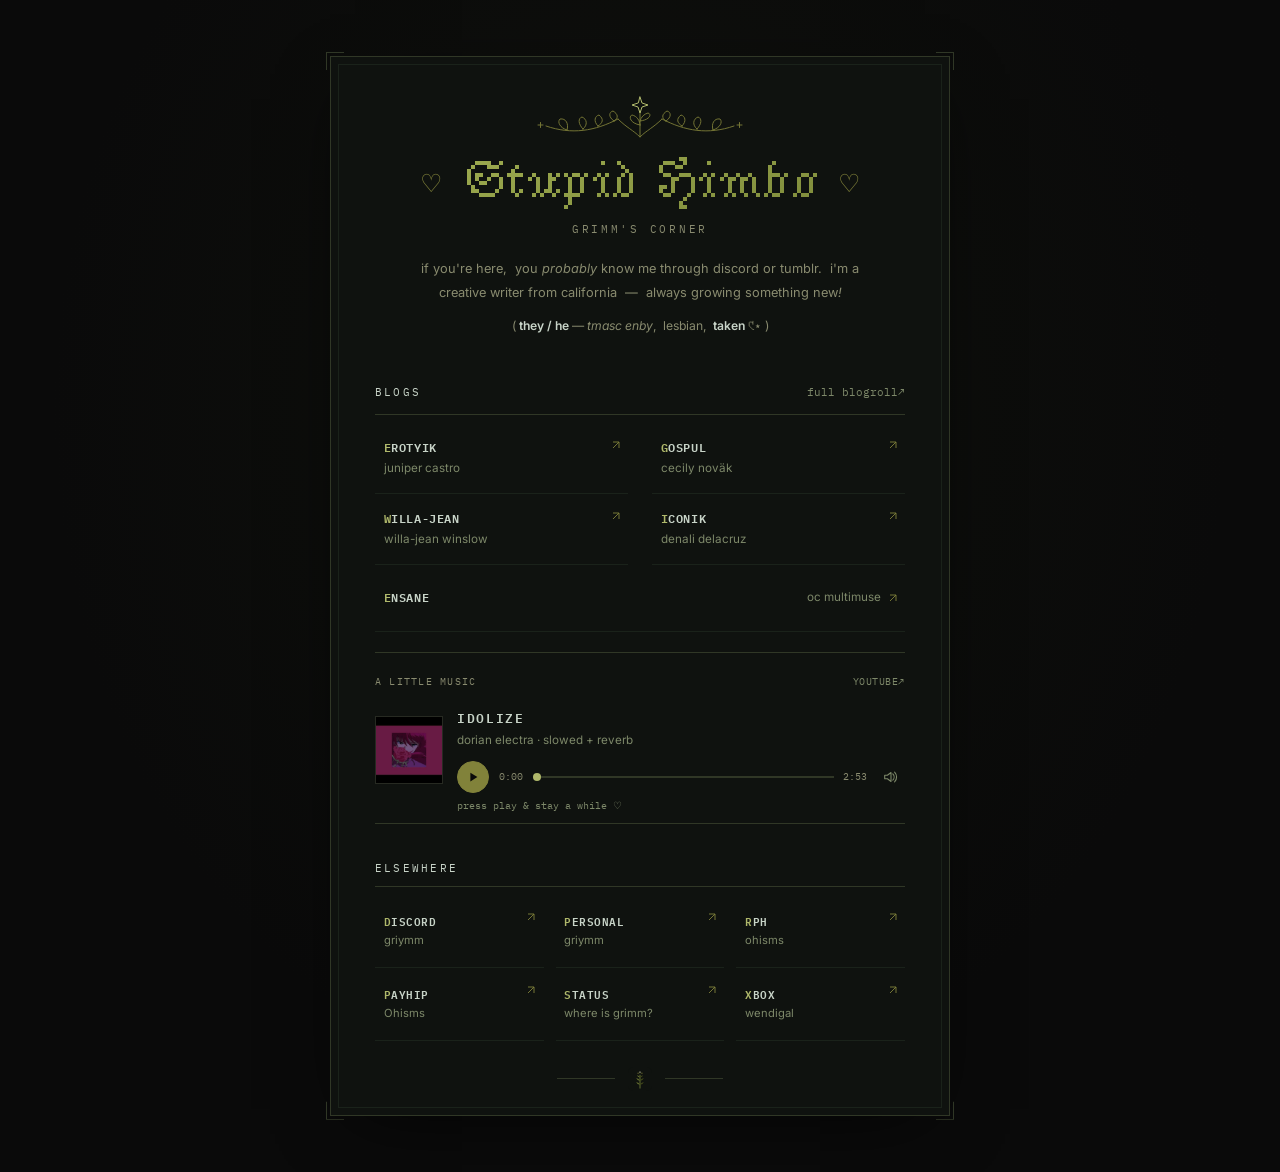
<file: index.html>
<!DOCTYPE html>
<html lang="en">
<head>
  <meta charset="UTF-8">
  <meta name="viewport" content="width=device-width, initial-scale=1.0">
  <meta name="description" content="Grimm's corner. Original characters, writing, and elsewhere on the internet.">
  <meta name="theme-color" content="#0a0a0a">
  <title>stupid himbo — grimm's corner ♡</title>
  <link rel="icon" href="favicon.svg" type="image/svg+xml">
  <link rel="stylesheet" href="style.css?v=20261106-audio">
  <script src="player.js" defer></script>
</head>
<body>
  <main class="card">
    <header class="header">
      <img class="sprig" src="ornament.svg" alt="" width="210" height="48">
      <h1 class="title"><span class="heart" aria-hidden="true">♡</span> <span class="rest">Stupid Himbo</span> <span class="heart" aria-hidden="true">♡</span></h1>
      <p class="corner-label">grimm's corner</p>
      <p class="blurb">if you're here,&nbsp;&nbsp;you <em>probably</em> know me through discord or tumblr.&nbsp;&nbsp;i'm a creative writer from california&nbsp;&nbsp;—&nbsp;&nbsp;always growing something new<em>!</em><br><span class="blurb-meta">( <strong>they / he</strong> — <em>tmasc enby</em>,&nbsp;&nbsp;lesbian,&nbsp;&nbsp;<strong>taken</strong> 𑣲⋆ )</span></p>
    </header>

    <section class="blogs" aria-labelledby="blogs-heading">
      <div class="section-heading"><h2 id="blogs-heading">blogs</h2><a class="status-link" href="https://status.stupidhimbo.com/">full blogroll <span aria-hidden="true">↗</span></a></div>
      <ul class="directory blog-grid">
      <li class="directory-item "><a href="https://www.tumblr.com/erotyik" target="_blank" rel="noopener noreferrer"><span class="url-text"><span class="initial">E</span>ROTYIK</span><span class="muse-text">juniper castro</span><svg class="link-arrow" viewBox="0 0 16 16" aria-hidden="true"><path d="M4 12 12 4M4 4h8v8"/></svg></a></li>
      <li class="directory-item "><a href="https://gospul.tumblr.com" target="_blank" rel="noopener noreferrer"><span class="url-text"><span class="initial">G</span>OSPUL</span><span class="muse-text">cecily noväk</span><svg class="link-arrow" viewBox="0 0 16 16" aria-hidden="true"><path d="M4 12 12 4M4 4h8v8"/></svg></a></li>
      <li class="directory-item "><a href="https://willa-jean.tumblr.com" target="_blank" rel="noopener noreferrer"><span class="url-text"><span class="initial">W</span>ILLA-JEAN</span><span class="muse-text">willa-jean winslow</span><svg class="link-arrow" viewBox="0 0 16 16" aria-hidden="true"><path d="M4 12 12 4M4 4h8v8"/></svg></a></li>
      <li class="directory-item "><a href="https://iconik.tumblr.com" target="_blank" rel="noopener noreferrer"><span class="url-text"><span class="initial">I</span>CONIK</span><span class="muse-text">denali delacruz</span><svg class="link-arrow" viewBox="0 0 16 16" aria-hidden="true"><path d="M4 12 12 4M4 4h8v8"/></svg></a></li>
      <li class="directory-item multimuse"><a href="https://ensane.tumblr.com" target="_blank" rel="noopener noreferrer"><span class="url-text"><span class="initial">E</span>NSANE</span><span class="muse-text">oc multimuse</span><svg class="link-arrow" viewBox="0 0 16 16" aria-hidden="true"><path d="M4 12 12 4M4 4h8v8"/></svg></a></li>
      </ul>
    </section>

    <section class="music" aria-labelledby="song-title">
      <div class="song-heading"><span id="song-title">a little music</span><a href="https://www.youtube.com/watch?v=utBP093oWdk" target="_blank" rel="noopener noreferrer">youtube <span aria-hidden="true">↗</span></a></div>
      <div class="song">
        <img class="cover" src="images/idolize.jpg" alt="" width="480" height="360">
        <div class="song-main">
          <div class="song-name">IDOLIZE</div>
          <div class="song-artist">dorian electra <span aria-hidden="true">·</span> slowed + reverb</div>
          <div class="song-controls">
            <button class="play-toggle" type="button" aria-label="Play Idolize" disabled>
              <svg class="play-icon" viewBox="0 0 16 16" aria-hidden="true"><path d="m5 3 8 5-8 5Z"/></svg>
              <svg class="pause-icon" viewBox="0 0 16 16" aria-hidden="true"><path d="M4 3h3v10H4zM9 3h3v10H9z"/></svg>
            </button>
            <span class="time elapsed">0:00</span>
            <input class="seek" type="range" min="0" max="100" value="0" step="0.1" aria-label="Song position" disabled>
            <span class="time duration">–:––</span>
            <button class="mute-toggle" type="button" aria-label="Mute" disabled>
              <svg class="volume-icon" viewBox="0 0 20 20" aria-hidden="true"><path d="M3 8v4h3l4 3V5L6 8H3Zm9-1.5a5 5 0 0 1 0 7m2-9a8 8 0 0 1 0 11"/></svg>
              <svg class="muted-icon" viewBox="0 0 20 20" aria-hidden="true"><path d="M3 8v4h3l4 3V5L6 8H3Zm9 0 5 5m0-5-5 5"/></svg>
            </button>
          </div>
        </div>
      </div>
      <p class="player-status" role="status">press play &amp; stay a while ♡</p>
      <audio id="song-audio" src="audio/idolize-dorian-electra-slowed-reverb.mp3" preload="metadata"></audio>
      <noscript><p class="player-status">enable javascript to play here, or listen on youtube above.</p></noscript>
    </section>

    <nav class="elsewhere" aria-labelledby="elsewhere-heading">
      <div class="section-heading"><h2 id="elsewhere-heading">elsewhere</h2></div>
      <ul class="directory elsewhere-grid">
      <li class="directory-item "><a href="https://discord.com/users/1064696730060337252" target="_blank" rel="noopener noreferrer"><span class="url-text"><span class="initial">D</span>ISCORD</span><span class="muse-text">griymm</span><svg class="link-arrow" viewBox="0 0 16 16" aria-hidden="true"><path d="M4 12 12 4M4 4h8v8"/></svg></a></li>
      <li class="directory-item "><a href="https://www.tumblr.com/griymm" target="_blank" rel="noopener noreferrer"><span class="url-text"><span class="initial">P</span>ERSONAL</span><span class="muse-text">griymm</span><svg class="link-arrow" viewBox="0 0 16 16" aria-hidden="true"><path d="M4 12 12 4M4 4h8v8"/></svg></a></li>
      <li class="directory-item "><a href="https://www.tumblr.com/ohisms" target="_blank" rel="noopener noreferrer"><span class="url-text"><span class="initial">R</span>PH</span><span class="muse-text">ohisms</span><svg class="link-arrow" viewBox="0 0 16 16" aria-hidden="true"><path d="M4 12 12 4M4 4h8v8"/></svg></a></li>
      <li class="directory-item "><a href="https://payhip.com/Ohisms" target="_blank" rel="noopener noreferrer"><span class="url-text"><span class="initial">P</span>AYHIP</span><span class="muse-text">Ohisms</span><svg class="link-arrow" viewBox="0 0 16 16" aria-hidden="true"><path d="M4 12 12 4M4 4h8v8"/></svg></a></li>
      <li class="directory-item "><a href="https://status.stupidhimbo.com/" target="_blank" rel="noopener noreferrer"><span class="url-text"><span class="initial">S</span>TATUS</span><span class="muse-text">where is grimm?</span><svg class="link-arrow" viewBox="0 0 16 16" aria-hidden="true"><path d="M4 12 12 4M4 4h8v8"/></svg></a></li>
      <li class="directory-item "><a href="https://account.xbox.com/profile?gamertag=wendigal" target="_blank" rel="noopener noreferrer"><span class="url-text"><span class="initial">X</span>BOX</span><span class="muse-text">wendigal</span><svg class="link-arrow" viewBox="0 0 16 16" aria-hidden="true"><path d="M4 12 12 4M4 4h8v8"/></svg></a></li>
      </ul>
    </nav>
    <div class="endmark" aria-hidden="true"><span></span><img src="favicon.svg" alt="" width="24" height="24"><span></span></div>
  </main>
</body>
</html>
</file>
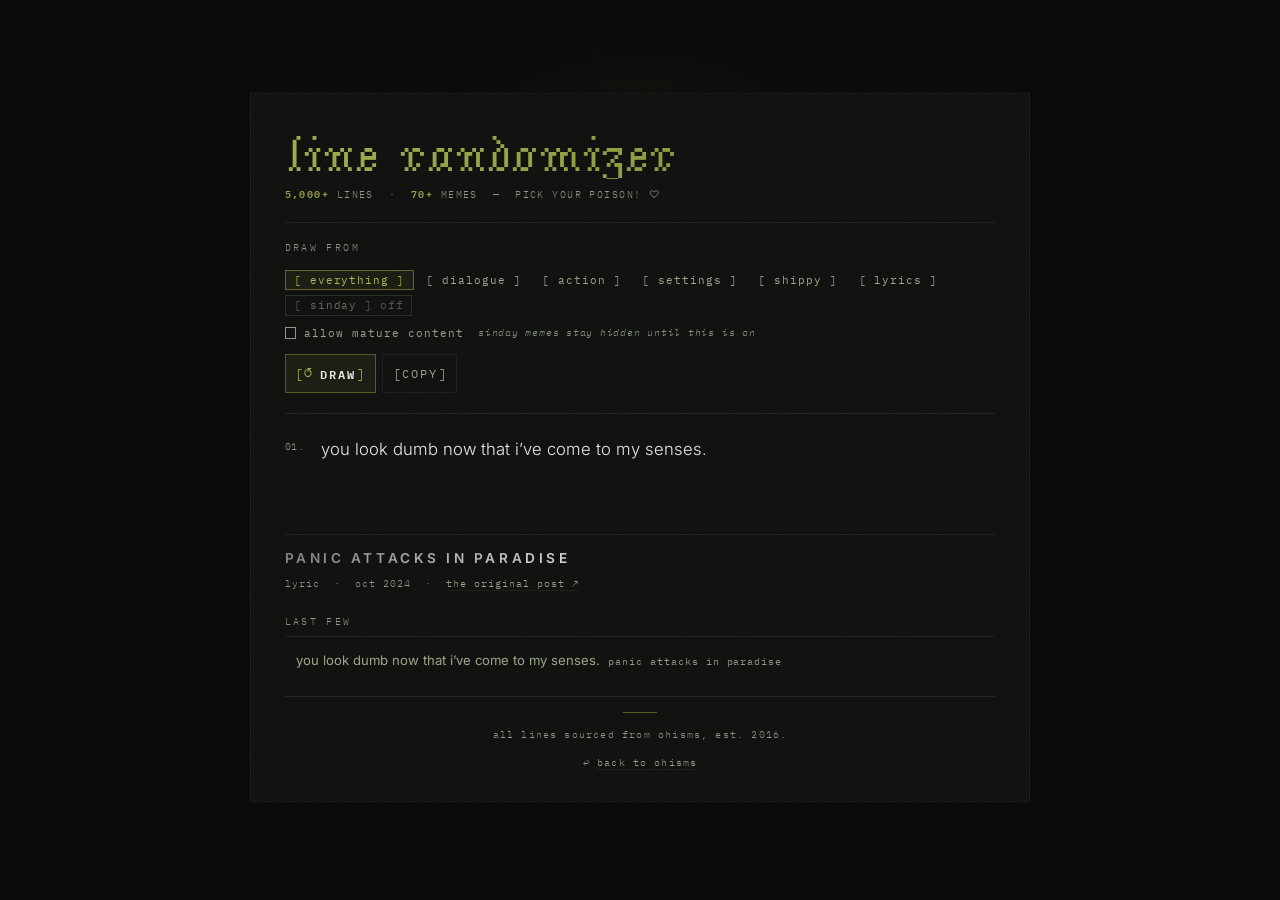
<file: lines/index.html>
<!DOCTYPE html>
<html lang="en">
<head>
<meta charset="UTF-8">
<title>moved — line randomizer</title>
<meta name="robots" content="noindex">
<link rel="canonical" href="https://stupidhimbo.com/randomizer/">
<style>
  html, body { margin: 0; background: #0a0a0a; color: #8c9583;
    font-family: ui-monospace, SFMono-Regular, Menlo, monospace; font-size: 14px; }
  p { padding: 2rem 1.5rem; }
  a { color: #9c9d46; }
</style>
<script>
  /* the page moved from /lines/ to /randomizer/. carry the filters across so a
     bookmarked ?cat=sinday&mature=1 or a #draw link still lands on the right
     thing rather than the bare page. */
  location.replace('/randomizer/' + location.search + location.hash);
</script>
<meta http-equiv="refresh" content="0; url=/randomizer/">
</head>
<body>
<p>the line randomizer moved to <a href="/randomizer/">stupidhimbo.com/randomizer</a>.</p>
</body>
</html>
</file>
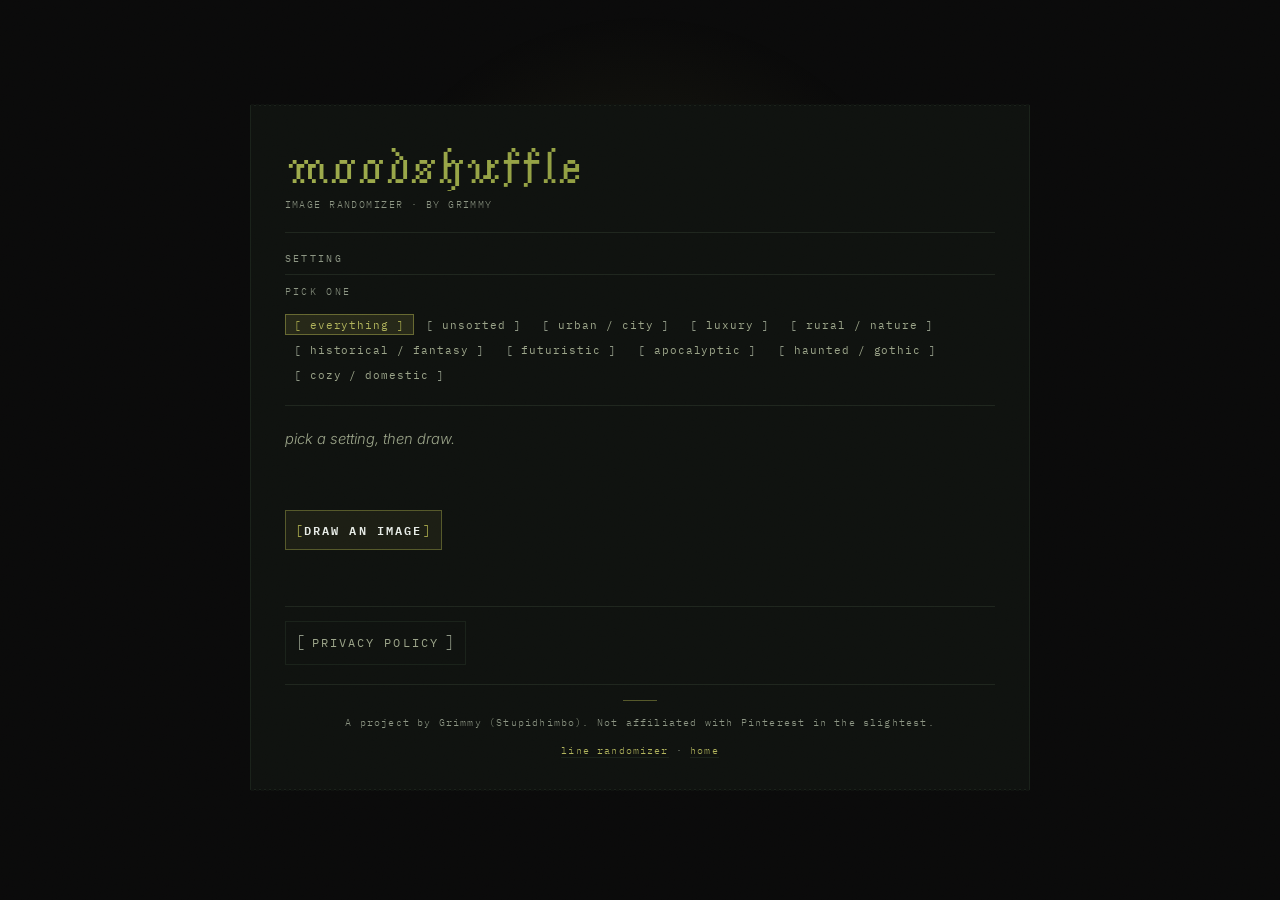
<file: moodshuffle/index.html>
<!doctype html>
<html lang="en"><head><meta charset="utf-8"><meta name="viewport" content="width=device-width, initial-scale=1"><title>Moodshuffle — StupidHimbo</title><meta name="description" content="Draw a random image from Grimmy's curated Pinterest boards with Moodshuffle."><link rel="icon" href="../favicon.svg" type="image/svg+xml"><link rel="stylesheet" href="style.css?v=20261106"><link rel="canonical" href="https://stupidhimbo.com/moodshuffle/"></head><body>
<!-- Same olive palette, blackletter title, mono controls and dashed sheet as the line randomizer. Every draw is a real credited Pin. -->
<div class="grain" aria-hidden="true"></div><main class="sheet"><header class="masthead"><h1 class="title">moodshuffle</h1><p class="ledger">image randomizer · by Grimmy</p></header>
<section class="controls" aria-labelledby="pick-title"><h2 id="pick-title" class="subhead">setting</h2><div class="row"><span class="label" id="setting-label">pick one</span><div class="chips" id="chips" role="group" aria-labelledby="pick-title"></div></div></section>
<section class="stage"><div class="preview" id="preview" aria-live="polite"><p class="idle">pick a setting, then draw.</p></div><div class="deal-row"><button class="cmd draw" id="draw" type="button"><span class="cmd-text">draw an image</span></button></div><p class="status" id="message" role="status"></p></section>
<nav class="actions" aria-label="Project links"><a class="cmd cmd-quiet" href="privacy/"><span class="cmd-text">privacy policy</span></a></nav>
<footer class="foot"><span class="rule" aria-hidden="true"></span><p>A project by Grimmy (Stupidhimbo). Not affiliated with Pinterest in the slightest.</p><p class="fine"><a href="../randomizer/">line randomizer</a> · <a href="/">home</a></p></footer></main><script src="app.js?v=20261106" defer></script></body></html>
</file>
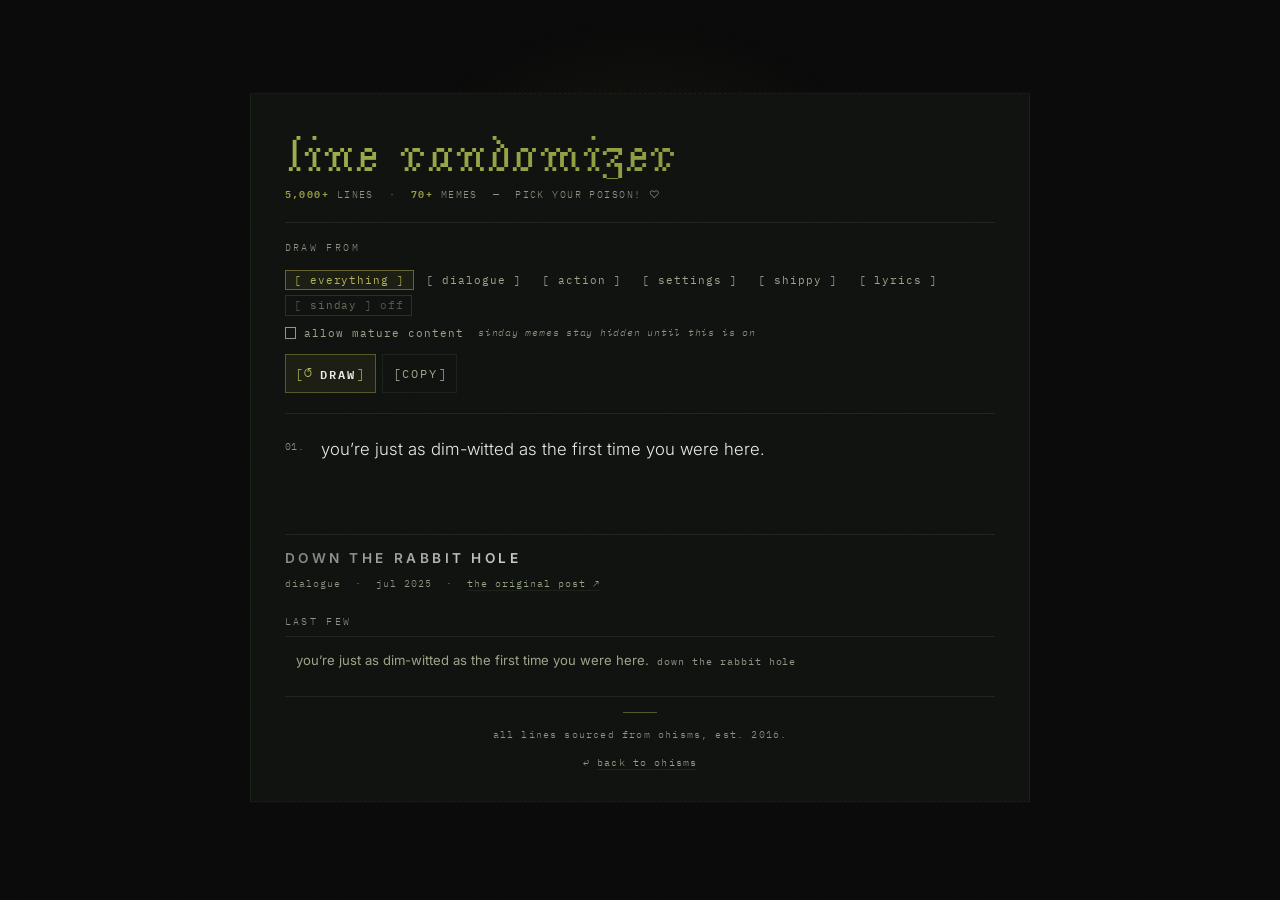
<file: randomizer/index.html>
<!DOCTYPE html>
<html lang="en">
<head>
<meta charset="UTF-8">
<meta name="viewport" content="width=device-width, initial-scale=1.0">
<title>line randomizer — ohisms</title>
<meta name="description" content="every prompt line i've posted on ohisms; dealt one at a time.">
<link rel="icon" href="../favicon.svg" type="image/svg+xml">
<link rel="canonical" href="https://stupidhimbo.com/randomizer/">
<link rel="stylesheet" href="style.css?v=20261003e">

<!-- GoatCounter analytics, same account as the rest of the domain. the path is
     pinned to /randomizer/ on purpose: this page writes its filters into the
     query string (?cat=sinday&mature=1), and the script's default path is
     pathname + search -- so without this every filter combination would show up
     in the stats as its own page and split the count across dozens of rows.
     the canonical link above says the same thing to search engines. -->
<script data-goatcounter="https://stupidhimbo.goatcounter.com/count"
        data-goatcounter-settings='{"path": "/randomizer/"}'
        async src="//gc.zgo.at/count.js"></script>
</head>
<body>
<div class="grain" aria-hidden="true"></div>

<main class="sheet">

  <header class="masthead">
    <h1 class="title">line randomizer</h1>
    <div class="ledger" id="ledger-count">—</div>
  </header>

  <section class="controls" aria-label="draw settings">

    <div class="row">
      <span class="label">draw from</span>
      <div class="chips" id="chips" role="group" aria-label="filter by meme type"></div>
    </div>

    <div class="row row-mature">
      <button class="check" id="mature" role="switch" aria-checked="false">
        <span class="box" aria-hidden="true"></span><span class="check-lbl">allow mature content</span>
      </button>
      <span class="note">sinday memes stay hidden until this is on</span>
    </div>

    <div class="deal-row">
      <button class="cmd" id="deal">
        <span class="cmd-glyph" aria-hidden="true">↺</span><span class="cmd-text">draw</span>
      </button>
      <button class="cmd cmd-quiet" id="copy"><span class="cmd-text">copy</span></button>
    </div>

  </section>

  <section class="stage" aria-label="drawn lines">
    <article class="post" id="post">
      <ol class="lines" id="lines" aria-live="polite">
        <li class="idle">↺&nbsp;&nbsp;hit <em>draw</em> and i'll deal you a line.</li>
      </ol>
      <div class="credit" id="credit" hidden></div>
    </article>
  </section>

  <section class="recent" id="recent-wrap" hidden aria-label="recent draws">
    <div class="subhead">last few</div>
    <ul class="recent-list" id="recent"></ul>
  </section>

  <footer class="foot">
    <span class="rule" aria-hidden="true"></span>
    <p>all lines sourced from ohisms, est. 2016.</p>
    <p class="fine">↩ <a href="https://ohisms.tumblr.com" target="_blank" rel="noopener">back to ohisms</a></p>
  </footer>

</main>

<script src="bank.js?v=20261003e"></script>
<script src="app.js?v=20261003e"></script>
</body>
</html>
</file>
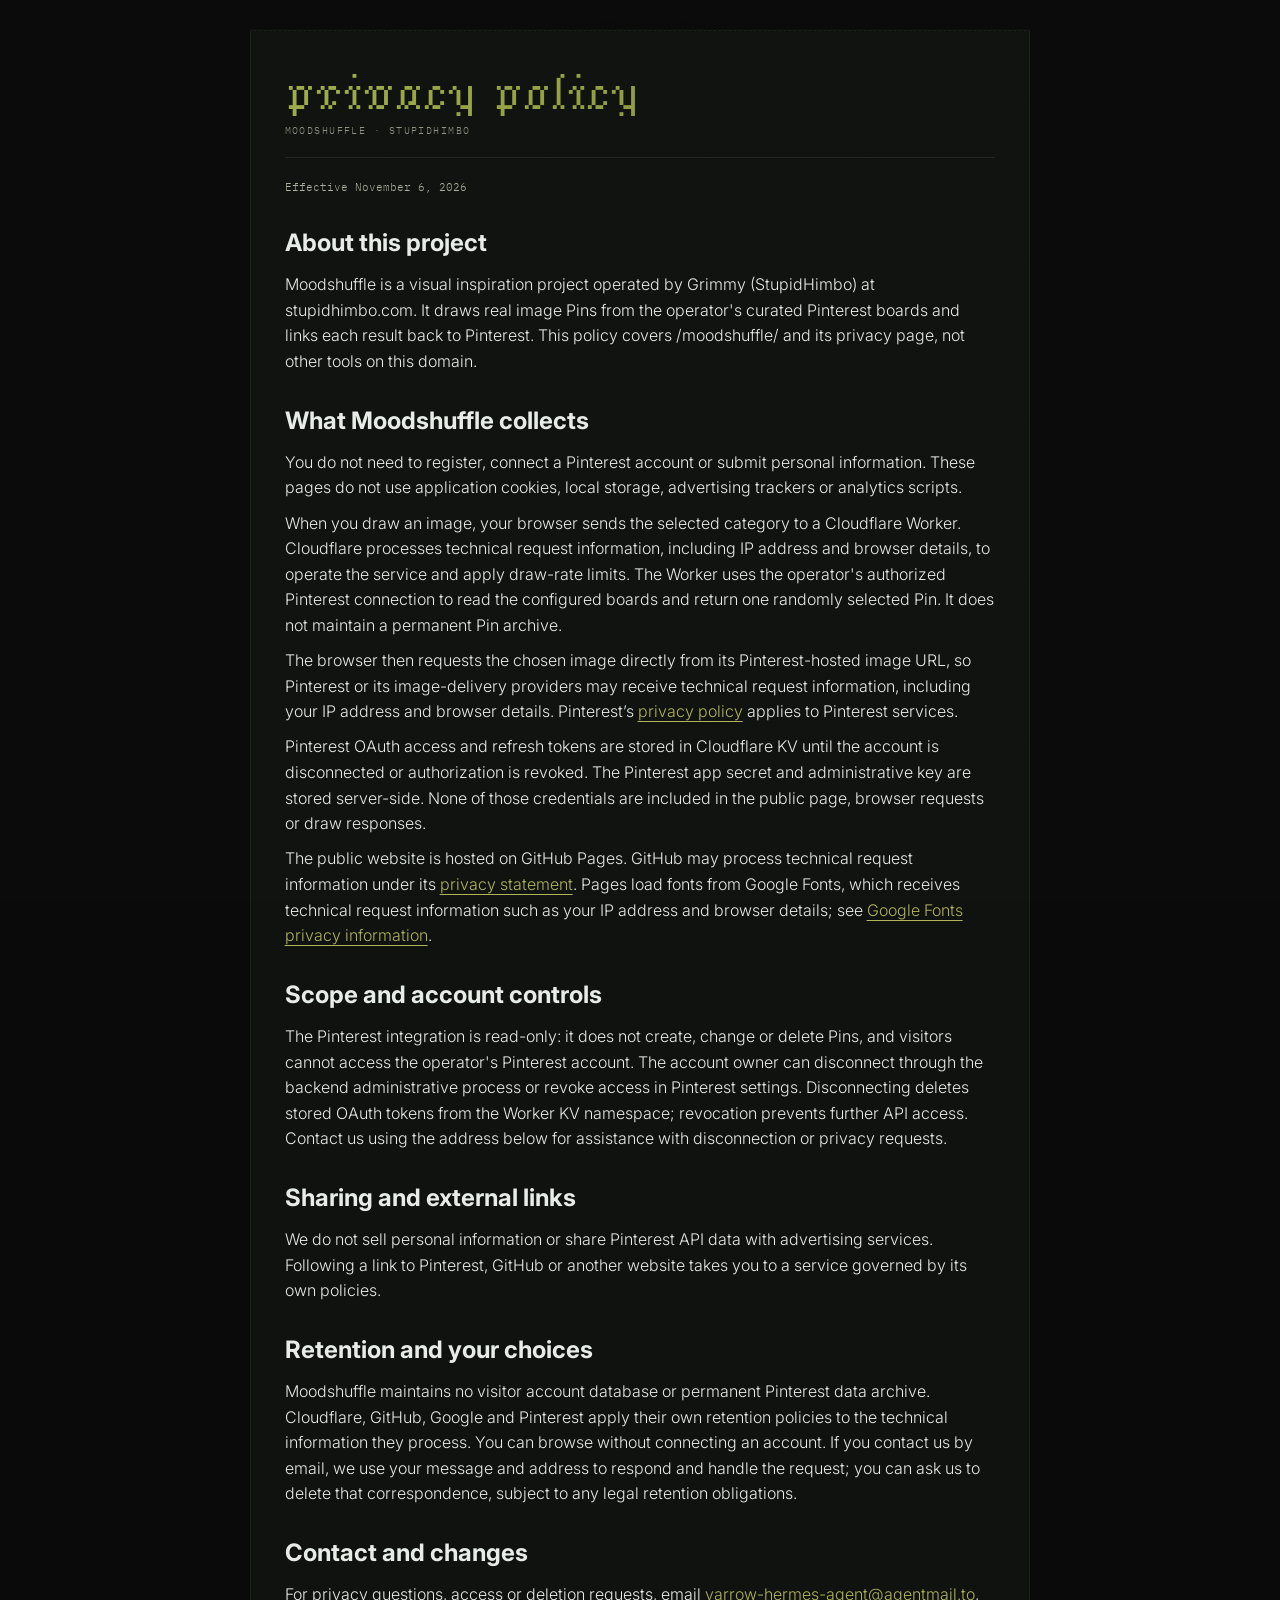
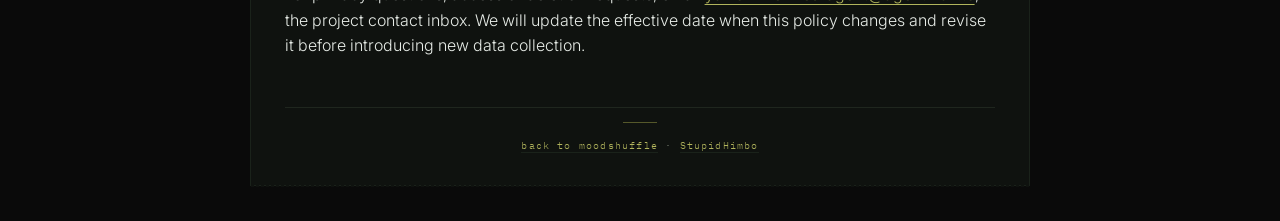
<file: moodshuffle/privacy/index.html>
<!doctype html>
<html lang="en"><head><meta charset="utf-8"><meta name="viewport" content="width=device-width, initial-scale=1"><title>Moodshuffle privacy policy — StupidHimbo</title><meta name="description" content="Privacy policy for Grimmy's Moodshuffle image randomizer."><link rel="icon" href="../../favicon.svg" type="image/svg+xml"><link rel="stylesheet" href="../style.css?v=20261106"><link rel="canonical" href="https://stupidhimbo.com/moodshuffle/privacy/"></head><body>
<div class="grain" aria-hidden="true"></div><main class="sheet"><header class="masthead"><h1 class="title">privacy policy</h1><p class="ledger">moodshuffle · stupidhimbo</p></header>
<article class="policy"><p class="updated">Effective November 6, 2026</p>
<section><h2>About this project</h2><p>Moodshuffle is a visual inspiration project operated by Grimmy (StupidHimbo) at stupidhimbo.com. It draws real image Pins from the operator's curated Pinterest boards and links each result back to Pinterest. This policy covers /moodshuffle/ and its privacy page, not other tools on this domain.</p></section>
<section><h2>What Moodshuffle collects</h2><p>You do not need to register, connect a Pinterest account or submit personal information. These pages do not use application cookies, local storage, advertising trackers or analytics scripts.</p><p>When you draw an image, your browser sends the selected category to a Cloudflare Worker. Cloudflare processes technical request information, including IP address and browser details, to operate the service and apply draw-rate limits. The Worker uses the operator's authorized Pinterest connection to read the configured boards and return one randomly selected Pin. It does not maintain a permanent Pin archive.</p><p>The browser then requests the chosen image directly from its Pinterest-hosted image URL, so Pinterest or its image-delivery providers may receive technical request information, including your IP address and browser details. Pinterest’s <a href="https://policy.pinterest.com/en/privacy-policy">privacy policy</a> applies to Pinterest services.</p><p>Pinterest OAuth access and refresh tokens are stored in Cloudflare KV until the account is disconnected or authorization is revoked. The Pinterest app secret and administrative key are stored server-side. None of those credentials are included in the public page, browser requests or draw responses.</p><p>The public website is hosted on GitHub Pages. GitHub may process technical request information under its <a href="https://docs.github.com/en/site-policy/privacy-policies/github-general-privacy-statement">privacy statement</a>. Pages load fonts from Google Fonts, which receives technical request information such as your IP address and browser details; see <a href="https://developers.google.com/fonts/faq/privacy">Google Fonts privacy information</a>.</p></section>
<section><h2>Scope and account controls</h2><p>The Pinterest integration is read-only: it does not create, change or delete Pins, and visitors cannot access the operator's Pinterest account. The account owner can disconnect through the backend administrative process or revoke access in Pinterest settings. Disconnecting deletes stored OAuth tokens from the Worker KV namespace; revocation prevents further API access. Contact us using the address below for assistance with disconnection or privacy requests.</p></section>
<section><h2>Sharing and external links</h2><p>We do not sell personal information or share Pinterest API data with advertising services. Following a link to Pinterest, GitHub or another website takes you to a service governed by its own policies.</p></section>
<section><h2>Retention and your choices</h2><p>Moodshuffle maintains no visitor account database or permanent Pinterest data archive. Cloudflare, GitHub, Google and Pinterest apply their own retention policies to the technical information they process. You can browse without connecting an account. If you contact us by email, we use your message and address to respond and handle the request; you can ask us to delete that correspondence, subject to any legal retention obligations.</p></section>
<section><h2>Contact and changes</h2><p>For privacy questions, access or deletion requests, email <a href="mailto:yarrow-hermes-agent@agentmail.to">yarrow-hermes-agent@agentmail.to</a>, the project contact inbox. We will update the effective date when this policy changes and revise it before introducing new data collection.</p></section></article>
<footer class="foot"><span class="rule" aria-hidden="true"></span><p><a href="../">back to moodshuffle</a> · <a href="/">StupidHimbo</a></p></footer></main></body></html>
</file>
<file: style.css>
@import url('https://fonts.googleapis.com/css2?family=IBM+Plex+Mono:wght@400;600&family=Inter:wght@300;400;600&family=Jacquarda+Bastarda+9&display=swap');

:root {
  color-scheme: dark;
  --bg: #0a0a0a;
  --card-bg: #0f120f;
  --card-border: #1a221a;
  --rule: #303726;
  --accent: #81823a;
  --accent-lit: #afb86b;
  --text: #c8d4c8;
  --text-muted: #898b6f;
  --text-dim: #7d8869;
  --grad-start: #9eac50;
  --grad-end: #7f8c3b;
  --body-font: 'Inter', sans-serif;
  --mono-font: 'IBM Plex Mono', monospace;
}

* { margin: 0; padding: 0; box-sizing: border-box; }
html { background: var(--bg); scrollbar-color: var(--rule) var(--bg); }
body {
  min-height: 100svh;
  display: grid;
  place-items: center;
  padding: 3.5rem 1.25rem;
  background: radial-gradient(ellipse at 50% 35%, rgba(23, 28, 16, .38), transparent 65%), var(--bg);
  color: var(--text);
  font-family: var(--body-font);
  font-size: .85rem;
  line-height: 1.6;
}
::selection { background: var(--accent); color: var(--bg); }
a { color: inherit; text-underline-offset: .25em; }
a:focus-visible, summary:focus-visible, button:focus-visible, input:focus-visible { outline: 2px solid var(--accent-lit); outline-offset: 4px; }
button { color: inherit; font: inherit; }
.card {
  position: relative;
  width: min(100%, 620px);
  padding: 2.3rem 2.75rem 1.5rem;
  border: 1px solid var(--rule);
  background: var(--card-bg);
  box-shadow: 0 18px 70px -25px #000c;
  animation: arrive 650ms cubic-bezier(.16, 1, .3, 1);
}
.card::before, .card::after {
  content: '';
  position: absolute;
  inset: 7px;
  border: 1px solid var(--card-border);
  pointer-events: none;
}
.card::after {
  inset: -5px;
  border: 1px solid var(--rule);
  clip-path: polygon(0 0, 18px 0, 18px 1px, calc(100% - 18px) 1px, calc(100% - 18px) 0, 100% 0, 100% 18px, calc(100% - 1px) 18px, calc(100% - 1px) calc(100% - 18px), 100% calc(100% - 18px), 100% 100%, calc(100% - 18px) 100%, calc(100% - 18px) calc(100% - 1px), 18px calc(100% - 1px), 18px 100%, 0 100%, 0 calc(100% - 18px), 1px calc(100% - 18px), 1px 18px, 0 18px);
}
.header { text-align: center; padding-bottom: 2rem; container-type: inline-size; }
.sprig { display: block; width: 210px; height: 48px; margin: 0 auto .65rem; }
.title {
  font-family: 'Jacquarda Bastarda 9', serif;
  font-size: clamp(1.5rem, 11cqi, 3.25rem);
  font-weight: 400;
  line-height: 1.05;
  letter-spacing: .01em;
  white-space: nowrap;
}
.title .rest {
  background: linear-gradient(160deg, var(--grad-start), var(--grad-end));
  background-clip: text;
  -webkit-background-clip: text;
  color: transparent;
}
.heart { color: var(--accent); font-size: .48em; vertical-align: .22em; }
.corner-label { font-family: var(--mono-font); font-size: .66rem; letter-spacing: .26em; text-transform: uppercase; color: var(--text-muted); margin: .85rem 0 1.25rem; }
.blurb { color: var(--text-muted); font-weight: 400; font-size: .8rem; line-height: 1.85; max-width: 440px; margin: auto; }
.blurb-meta { display: inline-block; margin-top: .65rem; font-size: .76rem; }
.blurb strong { color: var(--text); font-weight: 600; }
.section-heading { display: flex; gap: .75rem; justify-content: space-between; align-items: center; border-bottom: 1px solid var(--rule); margin-bottom: .5rem; }
h2 { font: 400 .7rem var(--mono-font); letter-spacing: .2em; text-transform: uppercase; }
.status-link { display: inline-flex; align-items: center; min-height: 44px; color: var(--text-dim); font: 400 .66rem var(--mono-font); text-decoration: none; }
.status-link:hover { color: var(--accent-lit); }
.directory { list-style: none; display: grid; }
.blog-grid { grid-template-columns: repeat(2, minmax(0, 1fr)); column-gap: 1.5rem; }
.directory-item { min-width: 0; border-bottom: 1px solid var(--card-border); }
.directory-item a { position: relative; display: flex; min-height: 70px; padding: .8rem 1.15rem .8rem .55rem; flex-direction: column; justify-content: center; text-decoration: none; transition: background-color 180ms, color 180ms; }
.directory-item a:hover, .directory-item a:focus-visible { background: #73743413; }
.url-text { font: 600 .78rem var(--mono-font); letter-spacing: .045em; line-height: 1.4; overflow-wrap: anywhere; }
.initial { color: var(--accent-lit); }
.muse-text { font-size: .73rem; color: var(--text-dim); margin-top: .25rem; line-height: 1.4; }
.link-arrow { position: absolute; right: .4rem; top: 1rem; width: 12px; height: 12px; fill: none; stroke: var(--accent); stroke-width: 1.2; transition: transform 180ms, stroke 180ms; }
.directory-item a:hover .link-arrow { transform: translate(2px, -2px); stroke: var(--accent-lit); }
.multimuse { grid-column: 1 / -1; }
.multimuse a { min-height: 66px; }
.multimuse .muse-text { position: absolute; right: 1.5rem; margin: 0; }
.multimuse .link-arrow { top: calc(50% - 6px); }
.music { margin-top: 1.3rem; padding: .9rem 0 .7rem; border-top: 1px solid var(--rule); border-bottom: 1px solid var(--rule); }
.song-heading { display: flex; justify-content: space-between; align-items: center; margin-bottom: .7rem; color: var(--text-muted); font: 400 .64rem var(--mono-font); letter-spacing: .12em; text-transform: uppercase; }
.song-heading a { display: inline-flex; align-items: center; min-height: 28px; color: var(--text-dim); text-decoration: none; letter-spacing: .05em; }
.song-heading a:hover { color: var(--accent-lit); }
.song { display: flex; align-items: center; gap: .9rem; }
.cover { width: 68px; height: 68px; flex: 0 0 68px; object-fit: cover; filter: saturate(.65) brightness(.78); border: 1px solid var(--rule); }
.song-main { flex: 1; min-width: 0; }
.song-name { color: var(--text); font: 600 .8rem var(--mono-font); letter-spacing: .12em; }
.song-artist { color: var(--text-dim); font-size: .73rem; margin-top: .15rem; }
.song-controls { display: flex; align-items: center; gap: .6rem; margin-top: .65rem; }
.play-toggle, .mute-toggle { display: grid; place-items: center; width: 32px; height: 32px; flex: 0 0 32px; padding: 0; border: 1px solid var(--accent); border-radius: 50%; background: transparent; cursor: pointer; }
.play-toggle { background: var(--accent); color: var(--bg); }
.play-toggle:hover:not(:disabled) { background: var(--accent-lit); border-color: var(--accent-lit); }
.play-toggle svg { width: 14px; height: 14px; fill: currentColor; }
.play-toggle .pause-icon, .music[data-playing="true"] .play-icon { display: none; }
.music[data-playing="true"] .play-toggle .pause-icon { display: block; }
.mute-toggle { width: 28px; height: 28px; flex-basis: 28px; border-color: transparent; color: var(--text-dim); }
.mute-toggle:hover:not(:disabled) { color: var(--accent-lit); }
.mute-toggle svg { width: 18px; height: 18px; fill: none; stroke: currentColor; stroke-width: 1.2; stroke-linecap: round; stroke-linejoin: round; }
.mute-toggle .muted-icon, .music[data-muted="true"] .volume-icon { display: none; }
.music[data-muted="true"] .muted-icon { display: block; }
.play-toggle:disabled, .mute-toggle:disabled, .seek:disabled { cursor: wait; opacity: .45; }
.time { color: var(--text-muted); font: 400 .6rem var(--mono-font); font-variant-numeric: tabular-nums; }
.seek { --position: 0%; width: 100%; min-width: 40px; height: 24px; margin: 0; appearance: none; -webkit-appearance: none; background: transparent; cursor: pointer; }
.seek::-webkit-slider-runnable-track { height: 2px; background: linear-gradient(to right, var(--accent-lit) var(--position), var(--rule) var(--position)); }
.seek::-moz-range-track { height: 2px; background: var(--rule); }
.seek::-moz-range-progress { height: 2px; background: var(--accent-lit); }
.seek::-webkit-slider-thumb { width: 8px; height: 8px; margin-top: -3px; appearance: none; -webkit-appearance: none; border: 0; border-radius: 50%; background: var(--accent-lit); }
.seek::-moz-range-thumb { width: 8px; height: 8px; border: 0; border-radius: 50%; background: var(--accent-lit); }
.player-status { min-height: 1em; margin: .4rem 0 0 calc(68px + .9rem); color: var(--text-dim); font: 400 .6rem var(--mono-font); }
#song-audio { display: none; }
.elsewhere { margin-top: 1.6rem; }
.elsewhere .section-heading { padding: .7rem 0; }
.elsewhere-grid { grid-template-columns: repeat(3, minmax(0, 1fr)); gap: 0 .75rem; }
.elsewhere-grid .url-text { font-size: .7rem; }
.elsewhere-grid .muse-text { font-size: .7rem; }
.elsewhere-grid .directory-item a { min-height: 72px; }
.endmark { display: flex; gap: .8rem; align-items: center; justify-content: center; margin-top: 1.6rem; }
.endmark span { width: 58px; height: 1px; background: var(--rule); }
.endmark img { opacity: .8; }
@keyframes arrive { from { transform: translateY(8px); } to { transform: translateY(0); } }
@media (max-width: 520px) {
  body { padding: 1.4rem 1rem; }
  .card { padding: 1.7rem 1.25rem 1.2rem; }
  .blurb { font-size: .78rem; }
  .blurb-meta { font-size: .7rem; }
  .blog-grid { column-gap: .65rem; }
  .elsewhere-grid { grid-template-columns: repeat(2, minmax(0, 1fr)); }
  .url-text { font-size: .75rem; }
}
@media (max-width: 380px) {
  .mute-toggle { display: none; }
}
@media (prefers-reduced-motion: reduce) { *, *::before, *::after { animation: none !important; transition: none !important; } }
</file>
<file: moodshuffle/style.css>
/* Pull in the whole house: olive tokens, chip row, cmd buttons, dashed sheet,
   masthead. Everything below is only what this page adds on top. */
@import url('../randomizer/style.css?v=20261003e');
.sheet { max-width: 780px; }
a { color: var(--accent-lit); text-underline-offset: .22em; }
a:hover { color: var(--text); }
a:focus-visible { outline: 2px solid var(--accent-lit); outline-offset: 5px; }
::selection { background: var(--accent); color: var(--bg); }
.subhead {
  font-family: var(--mono-font);
  font-size: 0.62rem;
  letter-spacing: 0.24em;
  text-transform: uppercase;
  color: var(--text-faint);
  font-weight: 400;
}
.controls { padding: 1.15rem 0 1.2rem; border-bottom: 1px solid var(--rule); }
.controls .row { margin-bottom: 0; }
.controls .row .label { flex: 0 0 5.2rem; }
.chip.jar[aria-pressed="true"] { background: color-mix(in srgb, var(--accent) 16%, transparent); }
.stage { padding-top: 1.4rem; }
.preview { margin: 0 0 1.15rem; min-height: 4rem; }
.preview p.idle { color: var(--text-dim); font-size: 0.92rem; font-style: italic; }
.preview img { display: block; max-width: 100%; max-height: 65vh; object-fit: contain; margin: auto; animation: settle 0.34s ease-out both; }
.preview a { display: block; }
.preview .caption {
  margin-top: 0.85rem;
  text-align: center;
  font-family: var(--mono-font);
  font-size: 0.63rem;
  letter-spacing: 0.1em;
  color: var(--text-faint);
  line-height: 1.9;
}
.status { margin-top: 0.9rem; color: var(--accent-lit); font-family: var(--mono-font); font-size: 0.68rem; letter-spacing: 0.09em; min-height: 1.2rem; }
.status.error { color: #c08a5f; }
.actions { display: flex; flex-wrap: wrap; gap: .7rem; margin-top: 1.4rem; padding-top: 0.9rem; border-top: 1px solid var(--rule); }
.actions a { text-decoration: none; min-height: 44px; }
.actions .cmd-text { padding: 0 .4rem; }
.foot { margin-top: 1.2rem; padding-top: 0.9rem; border-top: 1px solid var(--rule); text-align: center; }
.foot a { color: var(--accent-lit); }
.policy section { margin-top: 1.7rem; }
.policy p, .policy li { margin-top: .6rem; }
.policy ul { padding-left: 1.3rem; }
.policy { padding-bottom: 1.8rem; font-size: 1rem; overflow-wrap: anywhere; }
.policy .updated { color: var(--text-muted); font-family: var(--mono-font); font-size: .7rem; margin-top: 1.3rem; }
.draw { cursor: pointer; }
.draw:disabled { opacity: .5; cursor: wait; }
@media (max-width: 520px) { .masthead .title { font-size: clamp(2rem, 9vw, 3.1rem); } .row .label { flex: 1 0 100%; margin-bottom: 0.1rem; } }
</file>
<file: randomizer/style.css>
@import url('https://fonts.googleapis.com/css2?family=IBM+Plex+Mono:ital,wght@0,400;0,600;1,400&family=Inter:wght@300;400;600&family=Jacquarda+Bastarda+9&display=swap');

/* ── tokens ─────────────────────────────────────────────────────────────
   carried over from the landing page so this reads as a new room in the
   same house rather than a widget bolted onto it. */
:root {
  --bg: #0a0a0a;
  --card-bg: #0f120f;
  --card-border: #1a221a;
  --rule: #1f261e;
  --accent: #9c9d46;
  --accent-lit: #b1b45c;
  --grad-start: #9fad4d;
  --grad-end: #808b34;
  --text: #e7ece7;
  --text-muted: #afb19d;
  --text-dim: #9ba489;
  --text-faint: #8c9583;
  --body-font: 'Inter', sans-serif;
  --mono-font: 'IBM Plex Mono', monospace;
  --disp-font: 'Jacquarda Bastarda 9', serif;
  --sheet-w: 780px;
}

* { margin: 0; padding: 0; box-sizing: border-box; }

@media (prefers-reduced-motion: reduce) {
  *, *::before, *::after {
    animation-duration: 0.001s !important;
    transition-duration: 0.001s !important;
  }
}

@keyframes fadeUp {
  from { opacity: 0; transform: translateY(9px); }
  to   { opacity: 1; transform: translateY(0); }
}
@keyframes settle {
  from { opacity: 0; filter: blur(3px); }
  to   { opacity: 1; filter: blur(0); }
}
@keyframes glowPulse {
  0%, 100% { opacity: 0.6; }
  50%      { opacity: 0.78; }
}
@keyframes breathe {
  0%, 100% { opacity: 0.7; }
  50%      { opacity: 1; }
}

html { scrollbar-color: #515c49 #0a0a0a; }

body {
  background: var(--bg);
  color: var(--text);
  font-family: var(--body-font);
  font-weight: 300;
  font-size: 17px;
  line-height: 1.6;
  min-height: 100vh;
  display: flex;
  justify-content: center;
  /* vertical centering is done with auto margins on .sheet, NOT
     align-items: center -- on a viewport shorter than the content that clips
     the top of the page and scrolling can't reach it. auto margins collapse to
     0 the moment the content overflows, so it degrades to top-aligned. */
  padding: 1.9rem 1.25rem 2.2rem;
  -webkit-font-smoothing: antialiased;
}

/* lamp-glow behind the sheet, same as the landing page */
body::before {
  content: '';
  position: fixed;
  top: 34%;
  left: 50%;
  width: min(96vw, 820px);
  height: min(90vh, 820px);
  transform: translate(-50%, -50%);
  background: radial-gradient(closest-side, rgba(138, 139, 62, 0.15), transparent 72%);
  pointer-events: none;
  z-index: 0;
  animation: glowPulse 14s ease-in-out infinite;
}

/* film grain — a small, deliberate amount. flat dark panels are what make a
   page feel machine-made; a whisper of noise gives it a surface. */
.grain {
  position: fixed;
  inset: 0;
  z-index: 2;
  pointer-events: none;
  opacity: 0.05;
  mix-blend-mode: overlay;
  background-image: url("data:image/svg+xml,%3Csvg xmlns='http://www.w3.org/2000/svg' width='160' height='160'%3E%3Cfilter id='n'%3E%3CfeTurbulence type='fractalNoise' baseFrequency='0.82' numOctaves='3' stitchTiles='stitch'/%3E%3C/filter%3E%3Crect width='160' height='160' filter='url(%23n)'/%3E%3C/svg%3E");
}

/* ── the sheet ──────────────────────────────────────────────────────── */
.sheet {
  position: relative;
  z-index: 1;
  width: 100%;
  max-width: var(--sheet-w);
  margin: auto 0;   /* centers it vertically; yields to top-align on overflow */
  background: var(--card-bg);
  border: 1px solid var(--card-border);
  padding: 2.2rem 2.1rem 1.8rem;
  animation: fadeUp 0.55s cubic-bezier(0.16, 1, 0.3, 1) both;
}

/* dashed seam, lifted from the landing card */
.sheet::before,
.sheet::after {
  content: '';
  position: absolute;
  left: 0; right: 0;
  height: 4px;
  background: repeating-linear-gradient(90deg, var(--card-bg) 0px, var(--card-bg) 3px, transparent 3px, transparent 5px);
}
.sheet::before { top: -2px; }
.sheet::after  { bottom: -2px; }

/* ── masthead ───────────────────────────────────────────────────────── */
.masthead {
  padding-bottom: 1.15rem;
  border-bottom: 1px solid var(--rule);
}
/* the title is a whole phrase now, not a single word. "line randomizer"
   needs 7.54px of width per 1px of font size in Jacquarda Bastarda 9
   (measured off the real TTF) -- 397px at the house 3.1rem, which sits well
   in the 711px desktop column but would clip on a phone, so it goes fluid
   under the breakpoint (see the narrow block). no byline under it any more,
   so it sits straight on the ledger. */
.masthead .title {
  font-family: var(--disp-font);
  font-weight: 400;
  font-size: 3.1rem;
  line-height: 1;
  letter-spacing: 0.02em;
  margin-bottom: 0.4rem;
  background: linear-gradient(135deg, var(--grad-start), var(--grad-end));
  -webkit-background-clip: text;
  background-clip: text;
  -webkit-text-fill-color: transparent;
  color: var(--grad-start);   /* fallback where background-clip is unsupported */
}
.masthead .ledger {
  margin-top: 0;
  font-family: var(--mono-font);
  font-size: 0.64rem;
  letter-spacing: 0.14em;
  text-transform: uppercase;
  color: var(--text-faint);
}
.masthead .ledger b { color: var(--accent); font-weight: 600; }
/* IBM Plex Mono carries no heart glyph at all (checked U+2661/2665/2764 -- all
   absent), so the ledger's ♡ is switched to Inter, which has it. without this
   the browser silently falls back to a system font and the heart renders in a
   different weight than the words beside it. */
.masthead .ledger .heart { font-family: var(--body-font); }

/* ── controls ───────────────────────────────────────────────────────── */
.controls {
  padding: 1.05rem 0 1.2rem;
  border-bottom: 1px solid var(--rule);
}
.row {
  display: flex;
  align-items: baseline;
  gap: 0.9rem;
  margin-bottom: 0.6rem;
  flex-wrap: wrap;
}
.row .label {
  font-family: var(--mono-font);
  font-size: 0.62rem;
  letter-spacing: 0.24em;
  text-transform: uppercase;
  color: var(--text-faint);
  flex: 0 0 6.4rem;
}
.chips { display: flex; flex-wrap: wrap; gap: 0.3rem 0.15rem; }

.chip {
  font-family: var(--mono-font);
  font-size: 0.68rem;
  letter-spacing: 0.09em;
  color: var(--text-dim);
  background: none;
  border: 1px solid transparent;
  padding: 0.14rem 0.5rem;
  cursor: pointer;
  transition: color 0.15s, border-color 0.15s, background 0.15s;
  font-weight: 400;
}
.chip::before { content: '[ '; color: var(--text-faint); }
.chip::after  { content: ' ]'; color: var(--text-faint); }
.chip:hover { color: var(--text); }
.chip[aria-pressed="true"] {
  color: var(--accent-lit);
  border-color: color-mix(in srgb, var(--accent) 55%, transparent);
  background: color-mix(in srgb, var(--accent) 9%, transparent);
}
.chip[aria-pressed="true"]::before,
.chip[aria-pressed="true"]::after { color: var(--accent); }
.chip[disabled] {
  opacity: 0.6;
  cursor: not-allowed;
  border-color: #394139;
}
.chip[disabled]::before,
.chip[disabled]::after { color: #727d6c; }
.chip[disabled]::after { content: ' ]\00a0 off'; color: #778273; letter-spacing: 0.06em; }

.row-mature { align-items: center; margin-bottom: 0.85rem; }
.check {
  display: inline-flex;
  align-items: center;
  gap: 0.5rem;
  background: none;
  border: none;
  cursor: pointer;
  font-family: var(--mono-font);
  font-size: 0.68rem;
  letter-spacing: 0.09em;
  color: var(--text-dim);
  padding: 0;
  transition: color 0.15s;
  text-align: left;
}
.check .box {
  width: 0.72rem; height: 0.72rem;
  border: 1px solid var(--text-faint);
  display: inline-block;
  position: relative;
  flex-shrink: 0;
  transition: border-color 0.15s;
}
.check .box::after {
  content: '×';
  position: absolute;
  inset: 0;
  display: flex;
  align-items: center;
  justify-content: center;
  font-size: 0.7rem;
  line-height: 1;
  color: var(--accent-lit);
  opacity: 0;
  transition: opacity 0.15s;
}
.check[aria-checked="true"] { color: var(--accent-lit); }
.check[aria-checked="true"] .box { border-color: var(--accent); }
.check[aria-checked="true"] .box::after { opacity: 1; }
.check:hover { color: var(--text); }
.row-mature .note {
  font-family: var(--mono-font);
  font-size: 0.6rem;
  letter-spacing: 0.08em;
  color: var(--text-faint);
  font-style: italic;
}

/* ── deal row ───────────────────────────────────────────────────────── */
.deal-row {
  display: flex;
  align-items: stretch;
  gap: 0.4rem;
  flex-wrap: wrap;
}

/* one vernacular for every control on the page: bracketed mono, lit when
   live. buttons are not a different species from the chips. */
.cmd {
  display: inline-flex;
  align-items: center;
  min-height: 2.45rem;
  font-family: var(--mono-font);
  background: color-mix(in srgb, var(--accent) 9%, transparent);
  border: 1px solid color-mix(in srgb, var(--accent) 45%, transparent);
  padding: 0;
  cursor: pointer;
  transition: background 0.15s, border-color 0.15s, transform 0.1s;
}
.cmd::before {
  content: '[';
  display: flex;
  align-items: center;
  padding-left: 0.6rem;
  color: var(--accent);
}
.cmd::after {
  content: ']';
  display: flex;
  align-items: center;
  padding-right: 0.6rem;
  color: var(--accent);
}
.cmd-glyph {
  display: flex;
  align-items: center;
  font-size: 0.8rem;
  line-height: 1;
  color: var(--accent-lit);
  padding: 0 0.45rem 0 0.05rem;
}
.cmd-text {
  display: flex;
  align-items: center;
  padding: 0 0.05rem;
  font-size: 0.73rem;
  font-weight: 600;
  letter-spacing: 0.18em;
  text-transform: uppercase;
  color: var(--text);
}
.cmd:hover {
  background: color-mix(in srgb, var(--accent) 19%, transparent);
  border-color: color-mix(in srgb, var(--accent) 78%, transparent);
}
.cmd:hover .cmd-text { color: #eef2ec; }
.cmd:active { transform: translateY(1px); }
.cmd.busy .cmd-glyph { animation: breathe 0.45s ease-in-out infinite; }

.cmd-quiet {
  background: none;
  border-color: var(--card-border);
}
.cmd-quiet::before,
.cmd-quiet::after { color: var(--text-faint); }
.cmd-quiet .cmd-text { color: var(--text-dim); font-weight: 400; }
.cmd-quiet:hover {
  background: color-mix(in srgb, var(--accent) 7%, transparent);
  border-color: color-mix(in srgb, var(--accent) 45%, transparent);
}
.cmd-quiet:hover::before,
.cmd-quiet:hover::after { color: var(--accent); }
.cmd-quiet:disabled { opacity: 0.4; cursor: default; }
.cmd-quiet:disabled:hover {
  background: none;
  border-color: var(--card-border);
}
.cmd-quiet.done {
  border-color: color-mix(in srgb, var(--accent) 55%, transparent);
}
.cmd-quiet.done .cmd-text { color: var(--accent-lit); }

/* ── stage: just the lines and who wrote them ───────────────────────── */
.stage { padding-top: 1.4rem; }

.lines {
  list-style: none;
  counter-reset: draw;
  min-height: 5rem;
}
.lines li {
  counter-increment: draw;
  position: relative;
  padding-left: 2.3rem;
  margin-bottom: 0.7rem;
  font-size: 1.05rem;
  line-height: 1.6;
  color: var(--text);
  animation: fadeUp 0.34s cubic-bezier(0.16, 1, 0.3, 1) both;
  animation-delay: calc(var(--d, 0) * 55ms);
}
.lines li::before {
  content: counter(draw, decimal-leading-zero) '.';
  position: absolute;
  left: 0;
  top: 0.2em;
  font-family: var(--mono-font);
  font-size: 0.65rem;
  letter-spacing: 0.06em;
  color: var(--text-faint);
}
.lines li .slot {
  color: var(--accent-lit);
  font-style: italic;
  letter-spacing: 0.06em;
}
.lines li.idle {
  color: var(--text-dim);
  font-size: 0.92rem;
  font-style: italic;
}
.lines li.idle::before { content: ''; }
.lines li.idle em { color: var(--accent-lit); font-style: italic; }
.lines li.scramble { opacity: 0.42; filter: blur(0.6px); }

.credit {
  margin-top: 1.15rem;
  padding-top: 0.8rem;
  border-top: 1px solid var(--rule);
}
.credit-name {
  font-family: var(--body-font);
  font-weight: 600;
  font-size: 0.85rem;
  letter-spacing: 0.26em;
  text-transform: uppercase;
  line-height: 1.5;
  margin-bottom: 0.35rem;
  animation: settle 0.34s ease-out both;
}
.credit-meta {
  font-family: var(--mono-font);
  font-size: 0.63rem;
  letter-spacing: 0.1em;
  color: var(--text-faint);
  line-height: 1.9;
}
.credit-meta a {
  color: var(--text-dim);
  text-decoration: none;
  border-bottom: 1px solid var(--card-border);
}
.credit-meta a:hover { color: var(--accent-lit); border-bottom-color: var(--accent); }

.credit-note {
  margin-top: 0.5rem;
  font-family: var(--mono-font);
  font-size: 0.6rem;
  letter-spacing: 0.08em;
  color: var(--text-faint);
  font-style: italic;
  line-height: 1.9;
}
.credit-note.warn { color: #a8955f; }

/* ── recent ─────────────────────────────────────────────────────────── */
.recent { margin-top: 1.3rem; }
.subhead {
  font-family: var(--mono-font);
  font-size: 0.62rem;
  letter-spacing: 0.24em;
  text-transform: uppercase;
  color: var(--text-faint);
  padding-bottom: 0.4rem;
  border-bottom: 1px solid var(--rule);
  margin-bottom: 0.6rem;
}
.recent-list { list-style: none; }
.recent-list li { animation: fadeUp 0.3s ease-out both; }
.recent-list button {
  display: block;
  width: 100%;
  text-align: left;
  background: none;
  border: none;
  border-left: 2px solid transparent;
  padding: 0.34rem 0.6rem;
  font-family: var(--body-font);
  font-size: 0.82rem;
  color: var(--text-dim);
  cursor: pointer;
  transition: color 0.15s, border-color 0.15s, background 0.15s;
  overflow: hidden;
  text-overflow: ellipsis;
  white-space: nowrap;
}
.recent-list button:hover {
  color: var(--text);
  border-left-color: var(--accent);
  background: color-mix(in srgb, var(--accent) 6%, transparent);
}
.recent-list .r-src {
  font-family: var(--mono-font);
  font-size: 0.6rem;
  letter-spacing: 0.1em;
  color: var(--text-faint);
  margin-left: 0.5rem;
}

/* ── foot ───────────────────────────────────────────────────────────── */
.foot {
  margin-top: 1.4rem;
  padding-top: 0.9rem;
  border-top: 1px solid var(--rule);
  text-align: center;
}
.foot .rule {
  display: block;
  width: 34px;
  height: 1px;
  margin: 0 auto 0.8rem;
  background: var(--accent);
  opacity: 0.5;
}
.foot p {
  font-family: var(--mono-font);
  font-size: 0.62rem;
  letter-spacing: 0.12em;
  color: var(--text-faint);
  line-height: 2;
}
.foot .fine { font-size: 0.6rem; color: #969f8c; margin-top: 0.5rem; }
.foot a { color: var(--text-dim); text-decoration: none; border-bottom: 1px solid var(--card-border); }
.foot a:hover { color: var(--accent-lit); border-bottom-color: var(--accent); }

/* toast */
.toast {
  position: fixed;
  left: 50%;
  bottom: 1.6rem;
  transform: translateX(-50%) translateY(6px);
  background: #12160f;
  border: 1px solid var(--card-border);
  color: var(--accent-lit);
  font-family: var(--mono-font);
  font-size: 0.6rem;
  letter-spacing: 0.16em;
  text-transform: uppercase;
  padding: 0.45rem 0.9rem;
  opacity: 0;
  pointer-events: none;
  transition: opacity 0.2s, transform 0.2s;
  z-index: 5;
}
.toast.show { opacity: 1; transform: translateX(-50%) translateY(0); }

/* focus */
:focus-visible {
  outline: 1px solid var(--accent-lit);
  outline-offset: 2px;
}

/* ── narrow ─────────────────────────────────────────────────────────── */
@media (max-width: 620px) {
  body { padding: 1rem 0.8rem 1.6rem; }
  .sheet { padding: 1.6rem 1.15rem 1.3rem; }
  /* fluid: "line randomizer" needs 7.54px of width per 1px of font size in
     Jacquarda Bastarda 9 (measured off the real TTF). 7.6 gives ~1% of slack.
     Without this the title clips on a 320px phone -- a fixed 2.4rem
     overflowed there by 54px. */
  .masthead .title { font-size: min(3.1rem, calc((100vw - 80px) / 7.6)); }
  .row .label { flex: 1 0 100%; margin-bottom: 0.1rem; }
  .lines li { padding-left: 1.9rem; font-size: 1rem; }
}
</file>
